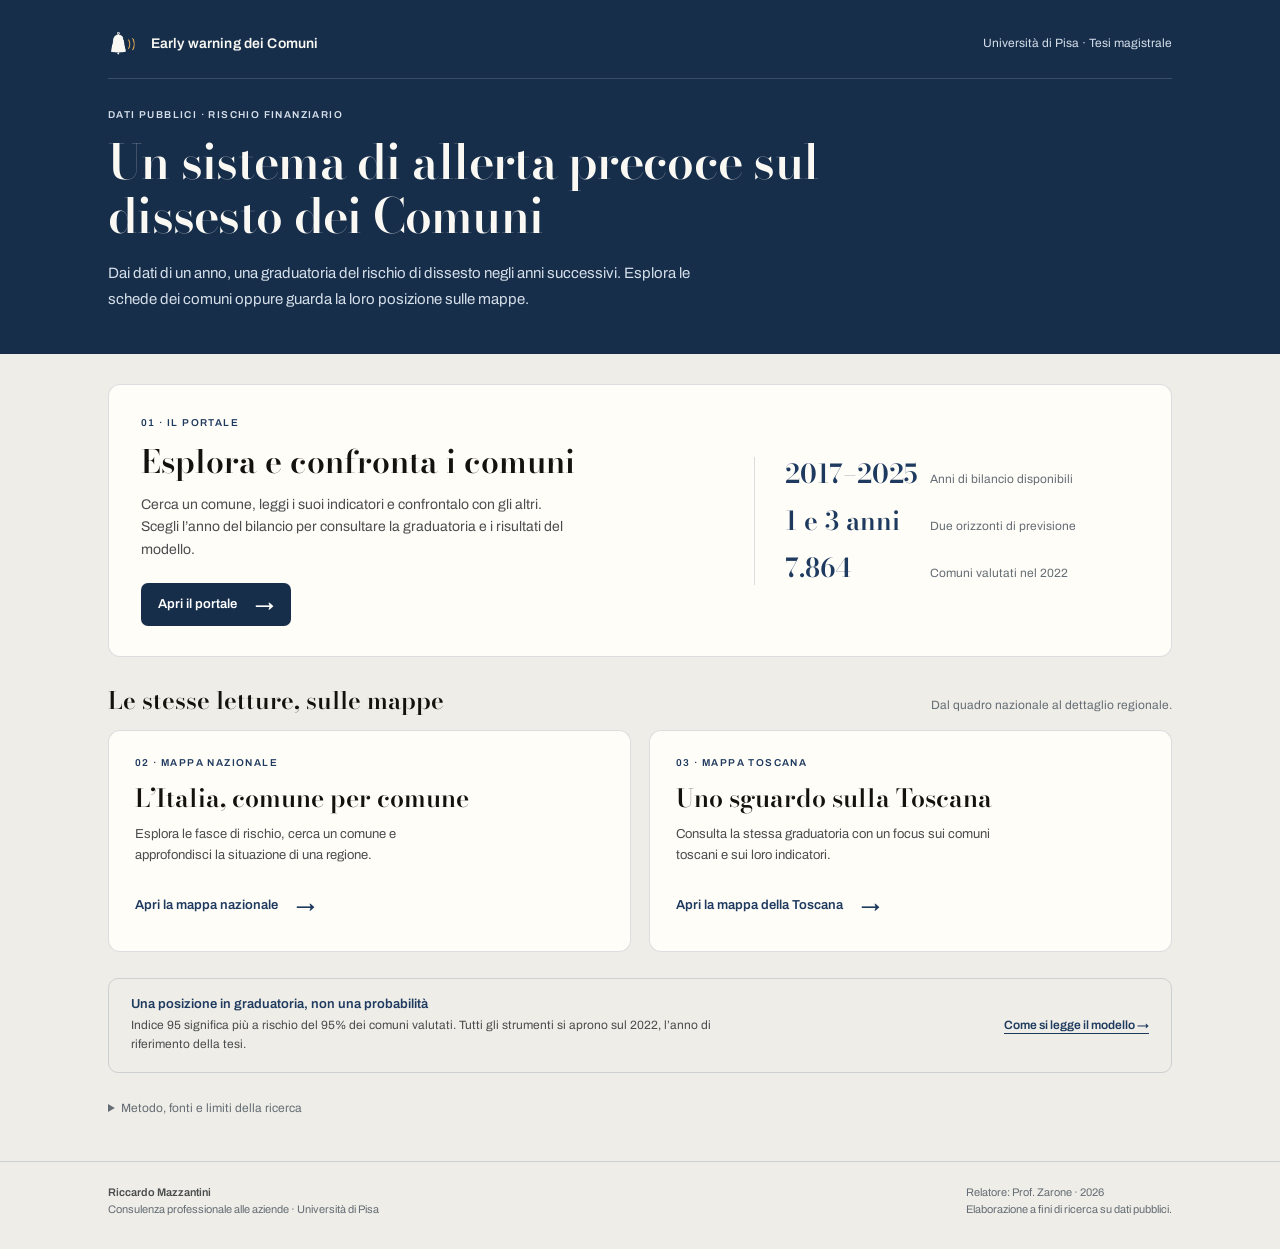
<file: index.html>
<!doctype html>
<html lang="it">
<head>
 <meta charset="utf-8">
 <meta name="viewport" content="width=device-width, initial-scale=1">
 <meta name="theme-color" content="#172E4B">
 <meta name="description" content="Esplora il rischio di dissesto dei Comuni italiani: graduatorie, schede e mappe. Un progetto di tesi magistrale all'Università di Pisa.">
 <title>Early warning dei Comuni | Portale e mappe</title>
<link rel="icon" type="image/png" sizes="32x32" href="favicon-32.png">
<link rel="icon" type="image/png" sizes="16x16" href="favicon-16.png">
<link rel="apple-touch-icon" href="apple-touch-icon.png">
<link rel="manifest" href="site.webmanifest">
 <link rel="preconnect" href="https://fonts.googleapis.com">
 <link rel="preconnect" href="https://fonts.gstatic.com" crossorigin>
 <link href="https://fonts.googleapis.com/css2?family=Archivo:wght@400;500;600;700&family=Bodoni+Moda:opsz,wght@6..96,600;6..96,700&display=swap" rel="stylesheet">
 <style>
  :root{color-scheme:light dark;--page:#EEEDE7;--surface:#FFFDF8;--ink:#14120E;--ink2:#4A4C4D;--muted:#656D75;--accent:#1F3A5F;--navy:#172E4B;--ring:rgba(31,58,95,.16);--soft:#E9EDF0;--hero-ink:#F9F8F3;--hero-muted:#D5DFE9}
  *{box-sizing:border-box}
  body{margin:0;background:var(--page);color:var(--ink);font-family:'Archivo',system-ui,-apple-system,sans-serif;line-height:1.6}
  a{color:var(--accent)}
  a:focus-visible,summary:focus-visible{outline:3px solid var(--accent);outline-offset:5px;border-radius:4px}
  .skip{position:fixed;top:12px;left:16px;padding:10px 16px;background:var(--surface);z-index:10;transform:translateY(-150%)}
  .skip:focus{transform:translateY(0)}
  .wrap{max-width:1120px;margin-inline:auto;padding-inline:28px}
  .hero{background:var(--navy);color:var(--hero-ink);padding:30px 0 42px}
  .masthead{display:flex;align-items:center;justify-content:space-between;gap:20px;padding-bottom:20px;border-bottom:1px solid #ffffff26;margin-bottom:28px}
  .brand{font-weight:600;font-size:14px;letter-spacing:.01em}
  .university{font-size:12px;color:var(--hero-muted)}
  .eyebrow{font-size:10px;font-weight:600;letter-spacing:.14em;text-transform:uppercase;margin:0 0 12px}
  .hero .eyebrow{color:var(--hero-muted)}
  h1,h2,h3{font-family:'Bodoni Moda',Georgia,serif;font-weight:600}
  h1{max-width:25ch;font-size:clamp(32px,4.2vw,48px);line-height:1.13;letter-spacing:-.015em;margin:0 0 18px}
  .lead{max-width:68ch;font-size:15px;line-height:1.7;margin:0;color:var(--hero-muted)}
  main{padding-top:30px;padding-bottom:32px}
  .entry{display:block;text-decoration:none;color:inherit;background:var(--surface);border:1px solid var(--ring);border-radius:12px;transition:border-color .16s,box-shadow .16s}
  .entry:hover{border-color:var(--accent);box-shadow:0 5px 20px #172e4b0b}
  .entry .eyebrow{color:var(--accent)}
  .entry h2{font-size:32px;line-height:1.2;margin:0 0 12px}
  .entry p{font-size:14px;color:var(--ink2);margin:0;max-width:55ch}
  .portal{display:grid;grid-template-columns:minmax(0,1.5fr) minmax(235px,1fr);gap:36px;padding:30px 32px;align-items:center}
  .action{display:inline-flex;align-items:center;justify-content:center;gap:18px;min-height:43px;font-size:13px;font-weight:600;margin-top:22px}
  .action-primary{padding:10px 17px;border-radius:7px;background:var(--navy);color:#fff}
  .arrow{font-size:19px;line-height:1;transition:transform .16s}
  .entry:hover .arrow{transform:translateX(3px)}
  .facts{margin:0;padding:2px 0 2px 30px;border-left:1px solid var(--ring);display:grid;gap:17px}
  .facts div{display:grid;grid-template-columns:135px 1fr;align-items:baseline;gap:10px}
  .facts dt{font-family:'Bodoni Moda',Georgia,serif;font-size:26px;font-weight:600;line-height:1.15;color:var(--accent)}
  .facts dd{margin:0;font-size:12px;color:var(--muted);line-height:1.5}
  .section-head{display:flex;align-items:baseline;justify-content:space-between;gap:18px;margin:28px 0 14px}
  .section-head h2{font-size:24px;line-height:1.3;margin:0}
  .section-head p{font-size:12px;color:var(--muted);margin:0}
  .maps{display:grid;grid-template-columns:repeat(2,minmax(0,1fr));gap:18px}
  .map{padding:24px 26px;display:flex;flex-direction:column;align-items:flex-start}
  .map h3{font-size:25px;line-height:1.25;margin:0 0 10px}
  .map p{font-size:13px;max-width:48ch;flex:1}
  .map .action{margin-top:18px;color:var(--accent)}
  .reading{margin-top:26px;display:grid;grid-template-columns:minmax(0,1fr) auto;gap:24px;align-items:center;padding:18px 22px;border:1px solid var(--ring);border-radius:10px}
  .reading h2{font:600 13px 'Archivo',sans-serif;margin:0 0 5px;color:var(--accent)}
  .reading p{font-size:12px;color:var(--ink2);margin:0;max-width:83ch}
  .reading a{font-size:12px;font-weight:600;text-underline-offset:4px;white-space:nowrap}
  .method{margin-top:16px;font-size:12px;color:var(--ink2)}
  summary{cursor:pointer;color:var(--muted);padding:10px 0;width:fit-content}
  summary:hover{color:var(--accent)}
  .method-body{background:var(--surface);border:1px solid var(--ring);border-radius:10px;padding:18px 22px;margin-top:4px}
  .method-body p{margin:0 0 10px;max-width:100ch}
  .method-body p:last-child{margin-bottom:0}
  .method a{text-underline-offset:3px}
  footer{border-top:1px solid var(--ring);padding:22px 0 30px;color:var(--muted);font-size:11px}
  .footer-content{display:flex;justify-content:space-between;gap:20px}
  footer p{margin:0}
  footer strong{font-weight:600;color:var(--ink2)}
  @media(max-width:850px){.portal{gap:22px;padding:26px}.facts{padding-left:22px}.facts div{grid-template-columns:1fr;gap:2px}.facts dt{font-size:25px}.section-head{display:block}.section-head p{margin-top:4px}}
  @media(max-width:600px){.wrap{padding-inline:20px}.hero{padding:22px 0 30px}.masthead{align-items:flex-start;gap:12px;margin-bottom:24px;padding-bottom:16px}.brand{font-size:12px}.university{font-size:10px;text-align:right;max-width:15ch}h1{font-size:34px}.lead{font-size:14px}main{padding-top:20px}.portal{grid-template-columns:1fr;gap:24px;padding:24px}.entry h2{font-size:29px}.facts{border-left:0;border-top:1px solid var(--ring);padding:18px 0 0;grid-template-columns:1fr;gap:12px}.facts div{display:grid;grid-template-columns:120px minmax(0,1fr);gap:12px}.facts dt{font-size:22px;white-space:nowrap}.facts dd{font-size:11px;margin-top:0}.maps{grid-template-columns:1fr;gap:14px}.map{padding:22px 24px}.reading{grid-template-columns:1fr;gap:12px;padding:18px}.reading a{white-space:normal}.footer-content{display:block}.footer-content p+p{margin-top:8px}}
  @media(max-width:360px){.wrap{padding-inline:16px}.portal{padding:20px}h1{font-size:27px}}
  @media(prefers-reduced-motion:reduce){.entry,.arrow{transition:none}.entry:hover .arrow{transform:none}}
  @media(prefers-color-scheme:dark){:root{--page:#171B20;--surface:#20262C;--ink:#F4F0E6;--ink2:#D0D4D8;--muted:#A9B3BD;--accent:#A8C4E7;--ring:rgba(200,210,220,.2);--soft:#303942}.action-primary{background:#294A70}.entry:hover{box-shadow:none}}
 </style>
</head>
<body>
 <a class="skip" href="#contenuto">Vai agli strumenti</a>
 <header class="hero">
  <div class="wrap">
   <div class="masthead"><span class="brand" style="display:inline-flex;align-items:center;gap:9px"><img src="logo_campana_crema.png" alt="" width="34" height="28" style="height:28px;width:auto;display:block">Early warning dei Comuni</span><span class="university">Università di Pisa · Tesi magistrale</span></div>
   <p class="eyebrow">Dati pubblici · Rischio finanziario</p>
   <h1>Un sistema di allerta precoce sul dissesto dei Comuni</h1>
   <p class="lead">Dai dati di un anno, una graduatoria del rischio di dissesto negli anni successivi. Esplora le schede dei comuni oppure guarda la loro posizione sulle mappe.</p>
  </div>
 </header>
 <main class="wrap" id="contenuto">
  <nav aria-label="Portale e mappe">
   <a class="entry portal" href="portale.html?anno=2022&amp;oriz=t1" aria-labelledby="titolo-portale">
    <div>
     <div class="eyebrow">01 · Il portale</div>
     <h2 id="titolo-portale">Esplora e confronta i comuni</h2>
     <p>Cerca un comune, leggi i suoi indicatori e confrontalo con gli altri. Scegli l’anno del bilancio per consultare la graduatoria e i risultati del modello.</p>
     <span class="action action-primary">Apri il portale <span class="arrow" aria-hidden="true">→</span></span>
    </div>
    <dl class="facts">
     <div><dt>2017–2025</dt><dd>Anni di bilancio disponibili</dd></div>
     <div><dt>1 e 3 anni</dt><dd>Due orizzonti di previsione</dd></div>
     <div><dt>7.864</dt><dd>Comuni valutati nel 2022</dd></div>
    </dl>
   </a>
   <section aria-labelledby="titolo-mappe">
    <div class="section-head"><h2 id="titolo-mappe">Le stesse letture, sulle mappe</h2><p>Dal quadro nazionale al dettaglio regionale.</p></div>
    <div class="maps">
     <a class="entry map" href="mappa-nazionale.html?anno=2022&amp;oriz=t1" aria-labelledby="titolo-italia">
      <div class="eyebrow">02 · Mappa nazionale</div>
      <h3 id="titolo-italia">L’Italia, comune per comune</h3>
      <p>Esplora le fasce di rischio, cerca un comune e approfondisci la situazione di una regione.</p>
      <span class="action">Apri la mappa nazionale <span class="arrow" aria-hidden="true">→</span></span>
     </a>
     <a class="entry map" href="mappa-toscana.html?anno=2022&amp;oriz=t1" aria-labelledby="titolo-toscana">
      <div class="eyebrow">03 · Mappa Toscana</div>
      <h3 id="titolo-toscana">Uno sguardo sulla Toscana</h3>
      <p>Consulta la stessa graduatoria con un focus sui comuni toscani e sui loro indicatori.</p>
      <span class="action">Apri la mappa della Toscana <span class="arrow" aria-hidden="true">→</span></span>
     </a>
    </div>
   </section>
  </nav>
  <aside class="reading" aria-labelledby="titolo-lettura">
   <div><h2 id="titolo-lettura">Una posizione in graduatoria, non una probabilità</h2><p>Indice 95 significa più a rischio del 95% dei comuni valutati. Tutti gli strumenti si aprono sul 2022, l’anno di riferimento della tesi.</p></div>
   <a href="portale.html?anno=2022&amp;oriz=t1#leggere">Come si legge il modello <span aria-hidden="true">→</span></a>
  </aside>
  <details class="method">
   <summary>Metodo, fonti e limiti della ricerca</summary>
   <div class="method-body">
    <p>Il modello utilizza dati di bilancio, informazioni sul territorio e la storia delle procedure di crisi: 51 variabili su 97.416 osservazioni comune-anno. Per ogni anno, impara dagli esiti già maturati degli anni precedenti e ordina i comuni secondo il rischio di una successiva dichiarazione di dissesto.</p>
    <p>Le valutazioni nell’anno successivo ed entro tre anni sono distinte. Nei periodi conclusi si possono confrontare le segnalazioni con gli eventi osservati; negli anni più recenti la verifica è ancora parziale e viene indicata negli strumenti.</p>
    <p>La ricostruzione è retrospettiva: l’anno di riferimento di un dato non coincide necessariamente con la sua data di pubblicazione. La disponibilità storica dell’intero insieme delle informazioni resta da verificare. L’indice è uno strumento di ricerca per orientare gli approfondimenti, non un giudizio ufficiale sui comuni.</p>
    <p><a href="versione_modello.json">Versione del modello e risultati</a></p>
   </div>
  </details>
 </main>
 <footer><div class="wrap footer-content">
  <p><strong>Riccardo Mazzantini</strong><br>Consulenza professionale alle aziende · Università di Pisa</p>
  <p>Relatore: Prof. Zarone · 2026<br>Elaborazione a fini di ricerca su dati pubblici.</p>
 </div></footer>
</body>
</html>
</file>
